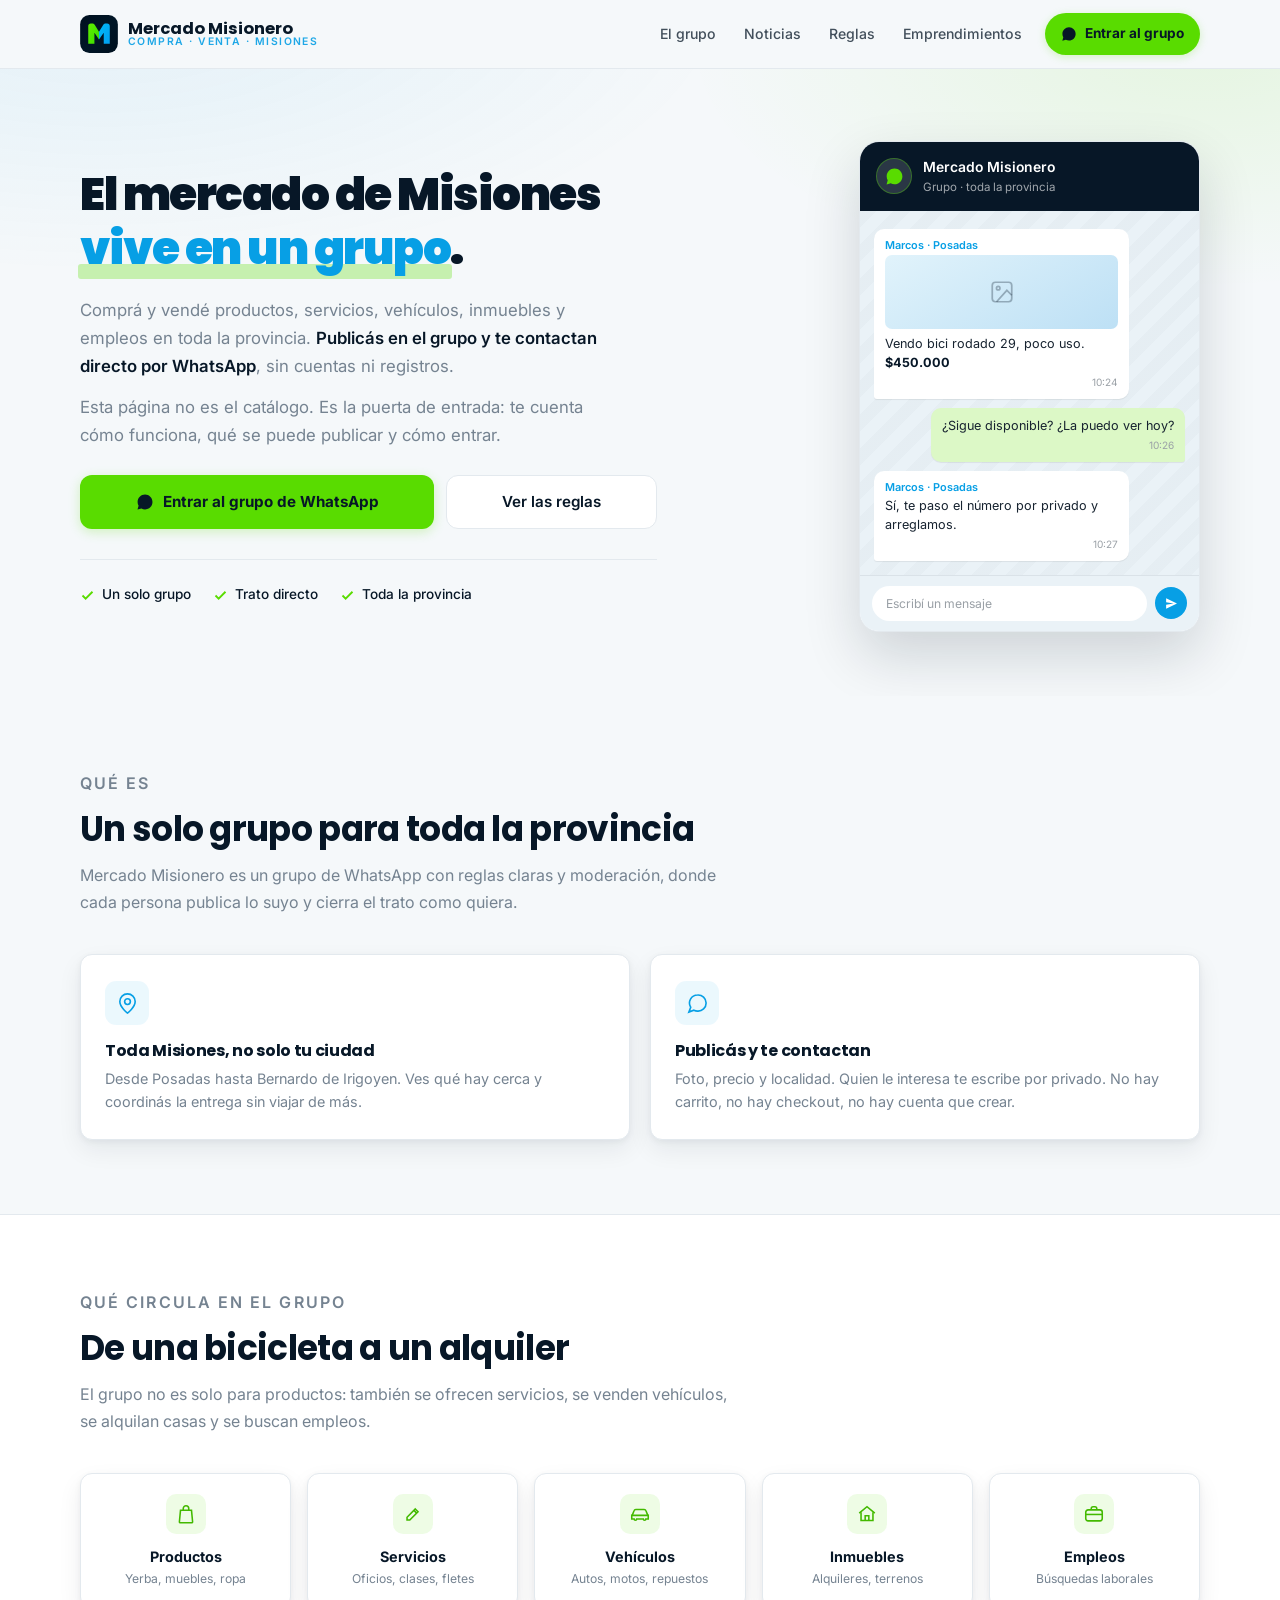
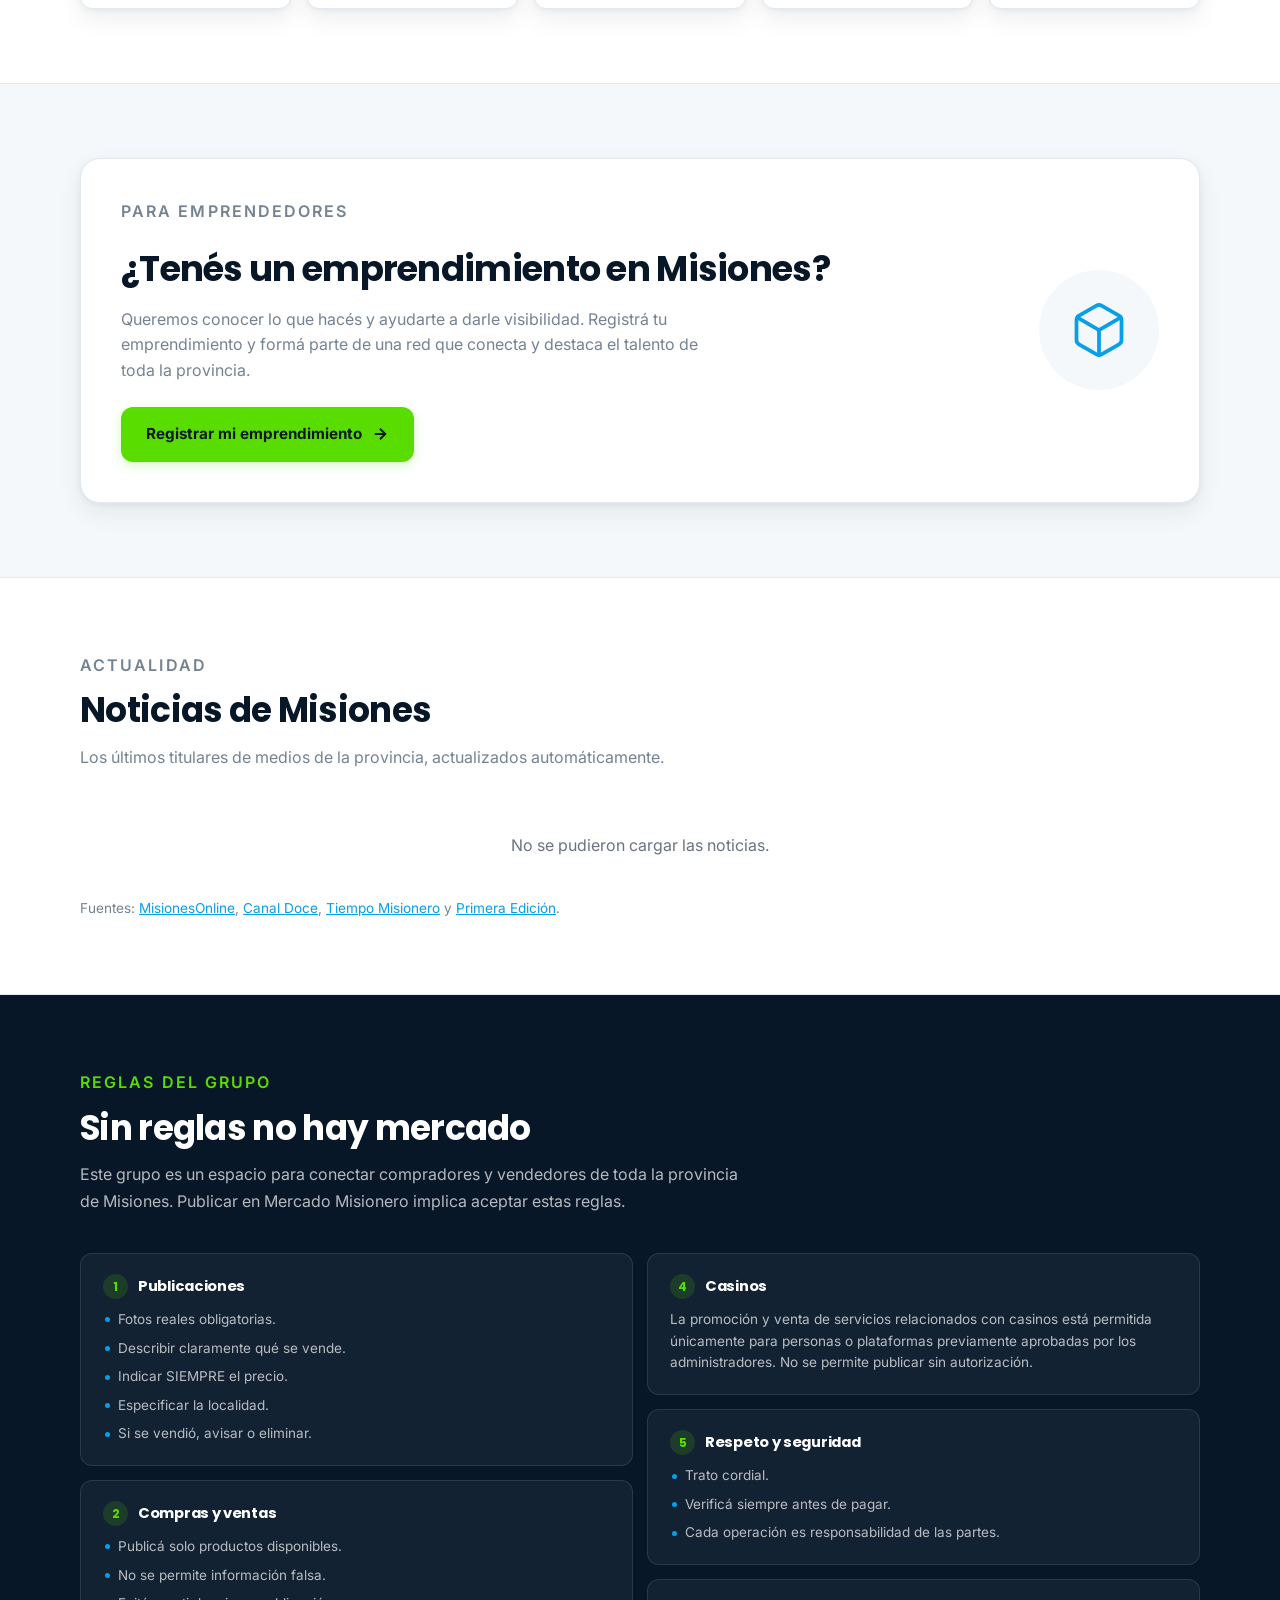
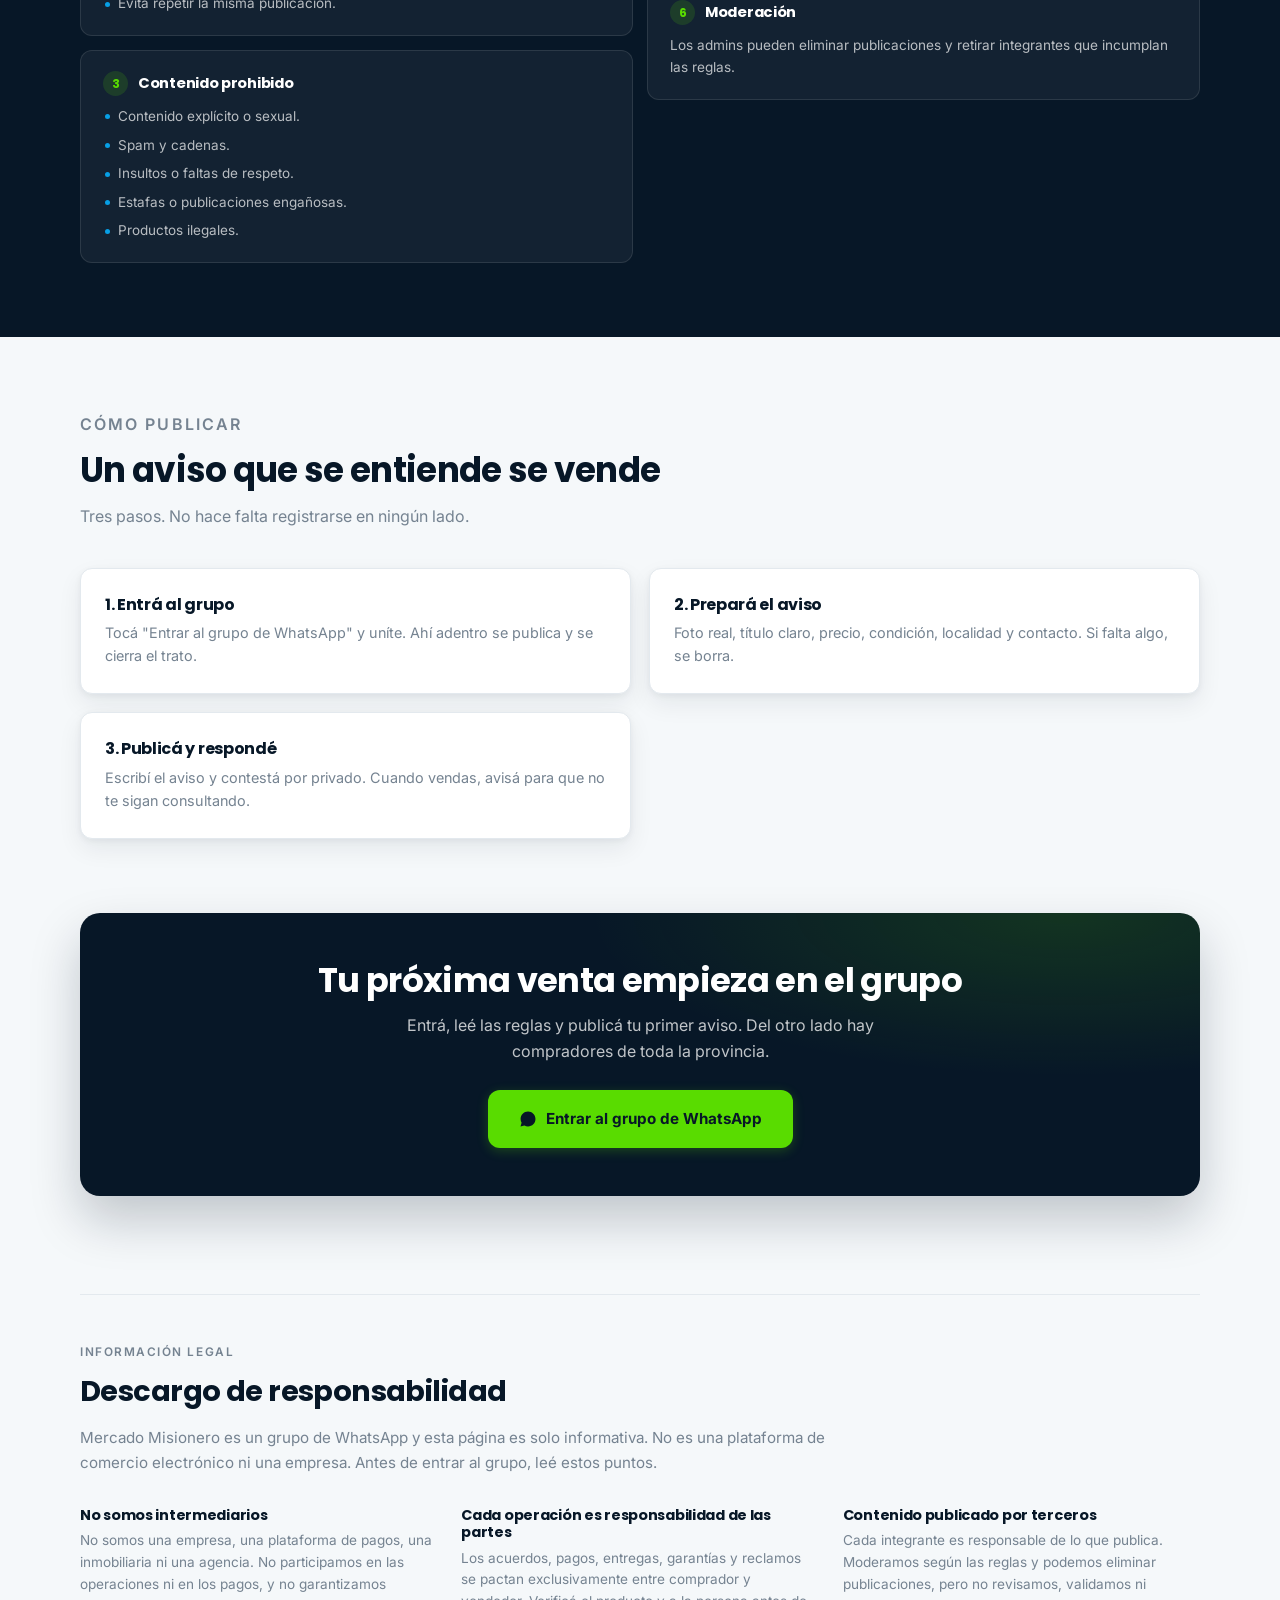
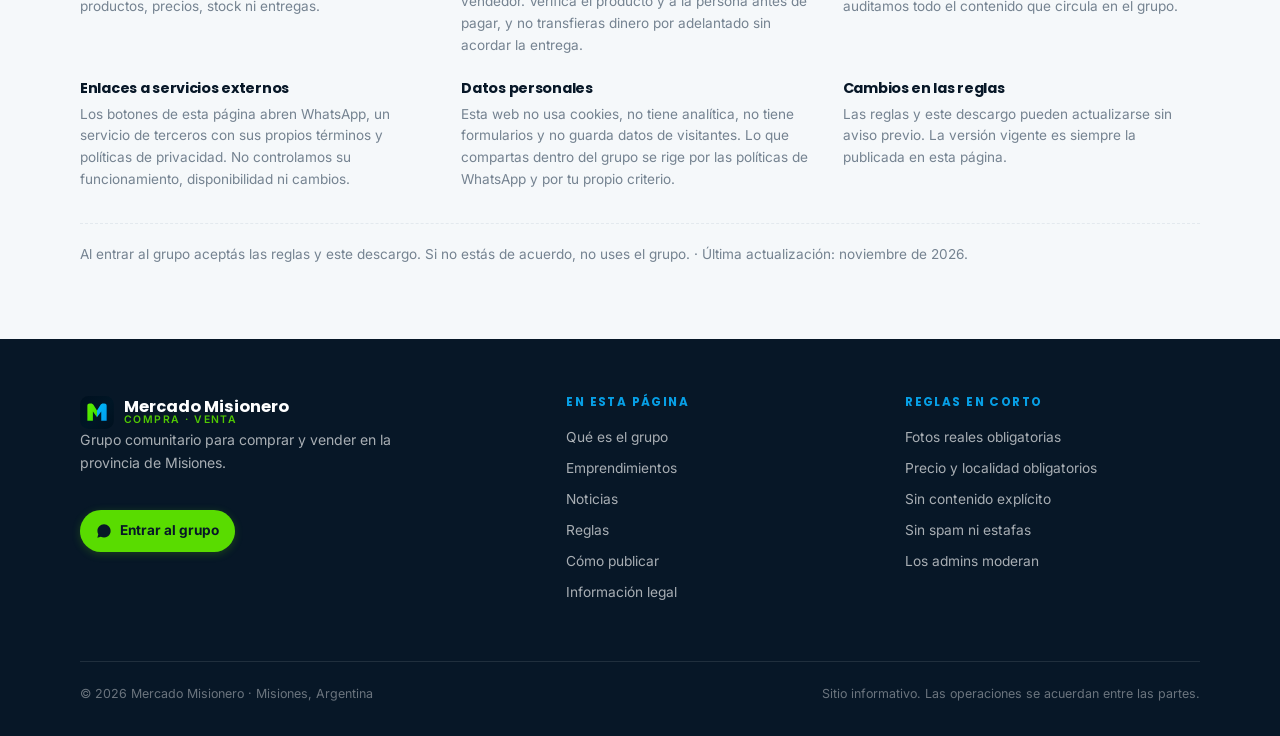
<file: index.html>
<!DOCTYPE html>
<html lang="es-AR">
<head>
  <meta charset="UTF-8">
  <meta name="viewport" content="width=device-width, initial-scale=1, viewport-fit=cover">
  <title>Comprar y vender en Misiones | Mercado Misionero</title>
  <meta name="description" content="Grupo de WhatsApp para comprar y vender en toda Misiones: Posadas, Oberá, Eldorado e Iguazú. Publicá tu aviso y te contactan directo.">
  <meta name="robots" content="index, follow, max-image-preview:large">
  <meta name="theme-color" content="#071727">
  <link rel="canonical" href="https://mercado-misionero.github.io/">

  <!-- Open Graph -->
  <meta property="og:type" content="website">
  <meta property="og:site_name" content="Mercado Misionero">
  <meta property="og:url" content="https://mercado-misionero.github.io/">
  <meta property="og:title" content="Comprar y vender en Misiones | Mercado Misionero">
  <meta property="og:description" content="Grupo de WhatsApp para comprar y vender en toda Misiones.">
  <meta property="og:image" content="https://mercado-misionero.github.io/og-image.png">

  <link rel="icon" type="image/svg+xml" href="logo.svg">

  <!-- Fuentes y Estilos -->
  <link rel="preconnect" href="https://fonts.googleapis.com">
  <link rel="preconnect" href="https://fonts.gstatic.com" crossorigin>
  <link href="https://fonts.googleapis.com/css2?family=Poppins:wght@500;600;700;900&family=Inter:wght@400;500;600&display=swap" rel="stylesheet">
  <link rel="stylesheet" href="css/global.css">
  <link rel="stylesheet" href="css/index.css">
  <link rel="stylesheet" href="css/responsividad.css">
</head>
<body>
  <header class="header" id="header">
    <div class="contenedor header-inner">
      <a class="marca" href="index.html">
        <img src="logo.svg" alt="Logo de Mercado Misionero" class="marca-logo">
        <span class="marca-texto"><strong>Mercado Misionero</strong><span>Compra · Venta · Misiones</span></span>
      </a>
      <button class="menu-toggle" id="menu-toggle" aria-label="Abrir menú" aria-expanded="false" aria-controls="nav">
        <span></span><span></span><span></span>
      </button>
      <nav class="nav" id="nav">
        <a class="nav-link" href="#que-es">El grupo</a>
        <a class="nav-link" href="#noticias">Noticias</a>
        <a class="nav-link" href="#reglas">Reglas</a>
        <a class="nav-link" href="#emprendimientos">Emprendimientos</a>
        <a class="btn-grupo" data-grupo href="#" target="_blank" rel="noopener">
          <svg viewBox="0 0 24 24" fill="currentColor"><path d="M12.04 2C6.58 2 2.13 6.45 2.13 11.91c0 1.75.46 3.45 1.32 4.95L2 22l5.25-1.38a9.9 9.9 0 0 0 4.79 1.22h.01c5.46 0 9.91-4.45 9.91-9.91S17.5 2 12.04 2z"/></svg>
          <span class="etiqueta-larga">Entrar al grupo</span><span class="etiqueta-corta">Entrar</span>
        </a>
      </nav>
    </div>
  </header>

  <main id="top">
    <!-- HERO -->
    <section class="hero">
      <div class="contenedor hero-grid">
        <div>
          <h1>El mercado de Misiones <em>vive en un grupo</em>.</h1>
          <p class="hero-bajada">Comprá y vendé productos, servicios, vehículos, inmuebles y empleos en toda la provincia. <strong>Publicás en el grupo y te contactan directo por WhatsApp</strong>, sin cuentas ni registros.</p>
          <p class="hero-bajada">Esta página no es el catálogo. Es la puerta de entrada: te cuenta cómo funciona, qué se puede publicar y cómo entrar.</p>
          <div class="hero-acciones">
            <a class="btn btn-primario" data-grupo href="#" target="_blank" rel="noopener">
              <svg viewBox="0 0 24 24" fill="currentColor"><path d="M12.04 2C6.58 2 2.13 6.45 2.13 11.91c0 1.75.46 3.45 1.32 4.95L2 22l5.25-1.38a9.9 9.9 0 0 0 4.79 1.22h.01c5.46 0 9.91-4.45 9.91-9.91S17.5 2 12.04 2z"/></svg>
              Entrar al grupo de WhatsApp
            </a>
            <a class="btn btn-secundario" href="#reglas">Ver las reglas</a>
          </div>
          <div class="hero-sellos">
            <span class="sello"><svg viewBox="0 0 24 24" fill="none" stroke="currentColor" stroke-width="3"><path d="M20 6L9 17l-5-5"/></svg>Un solo grupo</span>
            <span class="sello"><svg viewBox="0 0 24 24" fill="none" stroke="currentColor" stroke-width="3"><path d="M20 6L9 17l-5-5"/></svg>Trato directo</span>
            <span class="sello"><svg viewBox="0 0 24 24" fill="none" stroke="currentColor" stroke-width="3"><path d="M20 6L9 17l-5-5"/></svg>Toda la provincia</span>
          </div>
        </div>
        <div class="mock">
          <div class="mock-top">
            <div class="mock-avatar"><svg viewBox="0 0 24 24" fill="currentColor"><path d="M12.04 2C6.58 2 2.13 6.45 2.13 11.91c0 1.75.46 3.45 1.32 4.95L2 22l5.25-1.38a9.9 9.9 0 0 0 4.79 1.22h.01c5.46 0 9.91-4.45 9.91-9.91S17.5 2 12.04 2z"/></svg></div>
            <div><strong>Mercado Misionero</strong><small>Grupo · toda la provincia</small></div>
          </div>
          <div class="mock-cuerpo">
            <div class="burbuja"><span class="autor">Marcos · Posadas</span><div class="foto"><svg viewBox="0 0 24 24" fill="none" stroke="currentColor" stroke-width="1.6"><rect x="3" y="3" width="18" height="18" rx="3"/><circle cx="8.5" cy="8.5" r="1.6"/><path d="M21 15l-4.5-4.5L7 21"/></svg></div>Vendo bici rodado 29, poco uso. <span class="precio">$450.000</span><span class="hora">10:24</span></div>
            <div class="burbuja propia">¿Sigue disponible? ¿La puedo ver hoy?<span class="hora">10:26</span></div>
            <div class="burbuja"><span class="autor">Marcos · Posadas</span>Sí, te paso el número por privado y arreglamos.<span class="hora">10:27</span></div>
          </div>
          <div class="mock-pie"><div class="campo-falso">Escribí un mensaje</div><div class="boton-falso"><svg viewBox="0 0 24 24" fill="currentColor"><path d="M3.4 20.4l17.4-8.4L3.4 3.6 3.4 10l12 2-12 2z"/></svg></div></div>
        </div>
      </div>
    </section>

    <!-- QUE ES -->
    <section class="seccion" id="que-es">
      <div class="contenedor">
        <div class="cabecera"><p class="antetitulo">Qué es</p><h2>Un solo grupo para toda la provincia</h2><p>Mercado Misionero es un grupo de WhatsApp con reglas claras y moderación, donde cada persona publica lo suyo y cierra el trato como quiera.</p></div>
        <div class="grid-2">
          <article class="tarjeta"><div class="icono"><svg viewBox="0 0 24 24" fill="none" stroke="currentColor" stroke-width="1.7"><path d="M20 10c0 6-8 12-8 12s-8-6-8-12a8 8 0 0 1 16 0z"/><circle cx="12" cy="10" r="3"/></svg></div><h3>Toda Misiones, no solo tu ciudad</h3><p>Desde Posadas hasta Bernardo de Irigoyen. Ves qué hay cerca y coordinás la entrega sin viajar de más.</p></article>
          <article class="tarjeta"><div class="icono"><svg viewBox="0 0 24 24" fill="none" stroke="currentColor" stroke-width="1.7"><path d="M21 11.5a8.4 8.4 0 0 1-9 8.4 8.6 8.6 0 0 1-3.8-.9L3 21l1.9-5.1A8.4 8.4 0 0 1 12 3.1a8.4 8.4 0 0 1 9 8.4z"/></svg></div><h3>Publicás y te contactan</h3><p>Foto, precio y localidad. Quien le interesa te escribe por privado. No hay carrito, no hay checkout, no hay cuenta que crear.</p></article>
        </div>
      </div>
    </section>

    <!-- CATEGORIAS -->
    <section class="seccion alt" id="que-encontras">
      <div class="contenedor">
        <div class="cabecera"><p class="antetitulo">Qué circula en el grupo</p><h2>De una bicicleta a un alquiler</h2><p>El grupo no es solo para productos: también se ofrecen servicios, se venden vehículos, se alquilan casas y se buscan empleos.</p></div>
        <div class="grid-5">
          <article class="categoria"><div class="icono"><svg viewBox="0 0 24 24" fill="none" stroke="currentColor" stroke-width="1.7"><path d="M6 8h12l1.2 12.5a1 1 0 0 1-1 1.1H5.8a1 1 0 0 1-1-1.1L6 8z"/><path d="M9 8V6a3 3 0 0 1 6 0v2"/></svg></div><strong>Productos</strong><span>Yerba, muebles, ropa</span></article>
          <article class="categoria"><div class="icono"><svg viewBox="0 0 24 24" fill="none" stroke="currentColor" stroke-width="1.7"><path d="M14.5 6.5l3 3-9 9H5.5v-3l9-9z"/><path d="M13 8l3 3"/></svg></div><strong>Servicios</strong><span>Oficios, clases, fletes</span></article>
          <article class="categoria"><div class="icono"><svg viewBox="0 0 24 24" fill="none" stroke="currentColor" stroke-width="1.7"><path d="M3.5 13.5l2-5.1A2 2 0 0 1 7.4 7h9.2a2 2 0 0 1 1.9 1.4l2 5.1"/><path d="M3 13.5h18v4h-2.6a1.4 1.4 0 0 1-2.8 0H8.4a1.4 1.4 0 0 1-2.8 0H3v-4z"/></svg></div><strong>Vehículos</strong><span>Autos, motos, repuestos</span></article>
          <article class="categoria"><div class="icono"><svg viewBox="0 0 24 24" fill="none" stroke="currentColor" stroke-width="1.7"><path d="M3.5 11L12 4l8.5 7"/><path d="M5.5 10v9h13v-9"/><path d="M10 19v-5h4v5"/></svg></div><strong>Inmuebles</strong><span>Alquileres, terrenos</span></article>
          <article class="categoria"><div class="icono"><svg viewBox="0 0 24 24" fill="none" stroke="currentColor" stroke-width="1.7"><rect x="3" y="7.5" width="18" height="12" rx="2.5"/><path d="M9 7.5V6a2 2 0 0 1 2-2h2a2 2 0 0 1 2 2v1.5"/><path d="M3 12.5h18"/></svg></div><strong>Empleos</strong><span>Búsquedas laborales</span></article>
        </div>
      </div>
    </section>

    <!-- EMPRENDIMIENTOS CTA -->
    <section class="seccion" id="emprendimientos">
      <div class="contenedor">
        <div class="seccion-emprendimiento">
          <div class="seccion-emprendimiento-content">
            <p class="antetitulo">Para emprendedores</p>
            <h2>¿Tenés un emprendimiento en Misiones?</h2>
            <p>Queremos conocer lo que hacés y ayudarte a darle visibilidad. Registrá tu emprendimiento y formá parte de una red que conecta y destaca el talento de toda la provincia.</p>
            <a href="emprendimiento.html" class="btn btn-primario">
              Registrar mi emprendimiento
              <svg viewBox="0 0 24 24" fill="none" stroke="currentColor" stroke-width="2.5"><path d="M5 12h14M12 5l7 7-7 7"/></svg>
            </a>
          </div>
          <div class="seccion-emprendimiento-img">
            <svg viewBox="0 0 24 24" fill="none" stroke="var(--blue)" stroke-width="1.5"><path d="M21 16V8a2 2 0 0 0-1-1.73l-7-4a2 2 0 0 0-2 0l-7 4A2 2 0 0 0 3 8v8a2 2 0 0 0 1 1.73l7 4a2 2 0 0 0 2 0l7-4A2 2 0 0 0 21 16z"/><polyline points="3.27 6.96 12 12.01 20.73 6.96"/><line x1="12" y1="22.08" x2="12" y2="12"/></svg>
          </div>
        </div>
      </div>
    </section>

    <!-- NOTICIAS -->
    <section class="seccion alt" id="noticias">
      <div class="contenedor">
        <div class="cabecera"><p class="antetitulo">Actualidad</p><h2>Noticias de Misiones</h2><p>Los últimos titulares de medios de la provincia, actualizados automáticamente.</p></div>
        <ul class="noticias" id="noticias-contenedor" aria-busy="true">
          <li class="noticia esqueleto"></li><li class="noticia esqueleto"></li><li class="noticia esqueleto"></li><li class="noticia esqueleto"></li>
        </ul>
        <p class="noticias-pie">Fuentes: <a href="https://misionesonline.net" target="_blank" rel="noopener">MisionesOnline</a>, <a href="https://www.canal12misiones.com" target="_blank" rel="noopener">Canal Doce</a>, <a href="https://tiempomisionero.com.ar" target="_blank" rel="noopener">Tiempo Misionero</a> y <a href="https://www.primeraedicion.com.ar" target="_blank" rel="noopener">Primera Edición</a>.</p>
      </div>
    </section>

    <!-- REGLAS -->
    <section class="seccion oscura" id="reglas">
      <div class="contenedor">
        <div class="cabecera"><p class="antetitulo">Reglas del grupo</p><h2>Sin reglas no hay mercado</h2><p>Este grupo es un espacio para conectar compradores y vendedores de toda la provincia de Misiones. Publicar en Mercado Misionero implica aceptar estas reglas.</p></div>
        <div class="reglas">
          <article class="regla"><div class="regla-cab"><span class="num">1</span><h3>Publicaciones</h3></div><ul class="regla-lista"><li>Fotos reales obligatorias.</li><li>Describir claramente qué se vende.</li><li>Indicar SIEMPRE el precio.</li><li>Especificar la localidad.</li><li>Si se vendió, avisar o eliminar.</li></ul></article>
          <article class="regla"><div class="regla-cab"><span class="num">2</span><h3>Compras y ventas</h3></div><ul class="regla-lista"><li>Publicá solo productos disponibles.</li><li>No se permite información falsa.</li><li>Evitá repetir la misma publicación.</li></ul></article>
          <article class="regla"><div class="regla-cab"><span class="num">3</span><h3>Contenido prohibido</h3></div><ul class="regla-lista"><li>Contenido explícito o sexual.</li><li>Spam y cadenas.</li><li>Insultos o faltas de respeto.</li><li>Estafas o publicaciones engañosas.</li><li>Productos ilegales.</li></ul></article>
          <article class="regla"><div class="regla-cab"><span class="num">4</span><h3>Casinos</h3></div><p>La promoción y venta de servicios relacionados con casinos está permitida únicamente para personas o plataformas previamente aprobadas por los administradores. No se permite publicar sin autorización.</p></article>
          <article class="regla"><div class="regla-cab"><span class="num">5</span><h3>Respeto y seguridad</h3></div><ul class="regla-lista"><li>Trato cordial.</li><li>Verificá siempre antes de pagar.</li><li>Cada operación es responsabilidad de las partes.</li></ul></article>
          <article class="regla"><div class="regla-cab"><span class="num">6</span><h3>Moderación</h3></div><p>Los admins pueden eliminar publicaciones y retirar integrantes que incumplan las reglas.</p></article>
        </div>
      </div>
    </section>

    <!-- COMO PUBLICAR -->
    <section class="seccion" id="publicar">
      <div class="contenedor">
        <div class="cabecera"><p class="antetitulo">Cómo publicar</p><h2>Un aviso que se entiende se vende</h2><p>Tres pasos. No hace falta registrarse en ningún lado.</p></div>
        <div class="grid-2" style="gap:18px">
          <article class="tarjeta"><h3>1. Entrá al grupo</h3><p>Tocá "Entrar al grupo de WhatsApp" y uníte. Ahí adentro se publica y se cierra el trato.</p></article>
          <article class="tarjeta"><h3>2. Prepará el aviso</h3><p>Foto real, título claro, precio, condición, localidad y contacto. Si falta algo, se borra.</p></article>
          <article class="tarjeta"><h3>3. Publicá y respondé</h3><p>Escribí el aviso y contestá por privado. Cuando vendas, avisá para que no te sigan consultando.</p></article>
        </div>
      </div>
    </section>

    <!-- CTA FINAL -->
    <section class="seccion" style="padding-top:0">
      <div class="contenedor">
        <div class="cta-final">
          <h2>Tu próxima venta empieza en el grupo</h2>
          <p>Entrá, leé las reglas y publicá tu primer aviso. Del otro lado hay compradores de toda la provincia.</p>
          <a class="btn btn-primario" data-grupo href="#" target="_blank" rel="noopener">
            <svg viewBox="0 0 24 24" fill="currentColor"><path d="M12.04 2C6.58 2 2.13 6.45 2.13 11.91c0 1.75.46 3.45 1.32 4.95L2 22l5.25-1.38a9.9 9.9 0 0 0 4.79 1.22h.01c5.46 0 9.91-4.45 9.91-9.91S17.5 2 12.04 2z"/></svg>
            Entrar al grupo de WhatsApp
          </a>
        </div>
      </div>
    </section>

    <!-- DESCARGO -->
    <section class="seccion" id="descargo" style="padding-top:0">
      <div class="contenedor">
        <div class="descargo">
          <p class="antetitulo">Información legal</p>
          <h2>Descargo de responsabilidad</h2>
          <p class="descargo-intro">Mercado Misionero es un grupo de WhatsApp y esta página es solo informativa. No es una plataforma de comercio electrónico ni una empresa. Antes de entrar al grupo, leé estos puntos.</p>
          <div class="descargo-grid">
            <div class="descargo-item"><h3>No somos intermediarios</h3><p>No somos una empresa, una plataforma de pagos, una inmobiliaria ni una agencia. No participamos en las operaciones ni en los pagos, y no garantizamos productos, precios, stock ni entregas.</p></div>
            <div class="descargo-item"><h3>Cada operación es responsabilidad de las partes</h3><p>Los acuerdos, pagos, entregas, garantías y reclamos se pactan exclusivamente entre comprador y vendedor. Verificá el producto y a la persona antes de pagar, y no transfieras dinero por adelantado sin acordar la entrega.</p></div>
            <div class="descargo-item"><h3>Contenido publicado por terceros</h3><p>Cada integrante es responsable de lo que publica. Moderamos según las reglas y podemos eliminar publicaciones, pero no revisamos, validamos ni auditamos todo el contenido que circula en el grupo.</p></div>
            <div class="descargo-item"><h3>Enlaces a servicios externos</h3><p>Los botones de esta página abren WhatsApp, un servicio de terceros con sus propios términos y políticas de privacidad. No controlamos su funcionamiento, disponibilidad ni cambios.</p></div>
            <div class="descargo-item"><h3>Datos personales</h3><p>Esta web no usa cookies, no tiene analítica, no tiene formularios y no guarda datos de visitantes. Lo que compartas dentro del grupo se rige por las políticas de WhatsApp y por tu propio criterio.</p></div>
            <div class="descargo-item"><h3>Cambios en las reglas</h3><p>Las reglas y este descargo pueden actualizarse sin aviso previo. La versión vigente es siempre la publicada en esta página.</p></div>
          </div>
          <p class="descargo-final">Al entrar al grupo aceptás las reglas y este descargo. Si no estás de acuerdo, no uses el grupo. · Última actualización: noviembre de 2026.</p>
        </div>
      </div>
    </section>
  </main>

  <footer class="footer">
    <div class="contenedor">
      <div class="footer-grid">
        <div>
          <div class="marca">
            <img src="logo.svg" alt="Logo de Mercado Misionero" class="marca-logo" style="width:34px;height:34px">
            <span class="marca-texto"><strong>Mercado Misionero</strong><span>Compra · Venta</span></span>
          </div>
          <p class="footer-desc">Grupo comunitario para comprar y vender en la provincia de Misiones.</p>
          <a class="btn-grupo" data-grupo href="#" target="_blank" rel="noopener" style="margin-left:0; margin-top: 16px;"><svg viewBox="0 0 24 24" fill="currentColor"><path d="M12.04 2C6.58 2 2.13 6.45 2.13 11.91c0 1.75.46 3.45 1.32 4.95L2 22l5.25-1.38a9.9 9.9 0 0 0 4.79 1.22h.01c5.46 0 9.91-4.45 9.91-9.91S17.5 2 12.04 2z"/></svg>Entrar al grupo</a>
        </div>
        <div><h4>En esta página</h4><ul><li><a href="#que-es">Qué es el grupo</a></li><li><a href="#emprendimientos">Emprendimientos</a></li><li><a href="#noticias">Noticias</a></li><li><a href="#reglas">Reglas</a></li><li><a href="#publicar">Cómo publicar</a></li><li><a href="#descargo">Información legal</a></li></ul></div>
        <div><h4>Reglas en corto</h4><ul><li>Fotos reales obligatorias</li><li>Precio y localidad obligatorios</li><li>Sin contenido explícito</li><li>Sin spam ni estafas</li><li>Los admins moderan</li></ul></div>
      </div>
      <div class="footer-pie"><span>© <span id="anio">2026</span> Mercado Misionero · Misiones, Argentina</span><span>Sitio informativo. Las operaciones se acuerdan entre las partes.</span></div>
    </div>
  </footer>

  <div class="barra-movil" id="barra-movil">
    <a class="btn btn-primario" data-grupo href="#" target="_blank" rel="noopener"><svg viewBox="0 0 24 24" fill="currentColor"><path d="M12.04 2C6.58 2 2.13 6.45 2.13 11.91c0 1.75.46 3.45 1.32 4.95L2 22l5.25-1.38a9.9 9.9 0 0 0 4.79 1.22h.01c5.46 0 9.91-4.45 9.91-9.91S17.5 2 12.04 2z"/></svg>Entrar al grupo</a>
  </div>

  <script src="js/main.js" defer></script>
</body>
</html>
</file>
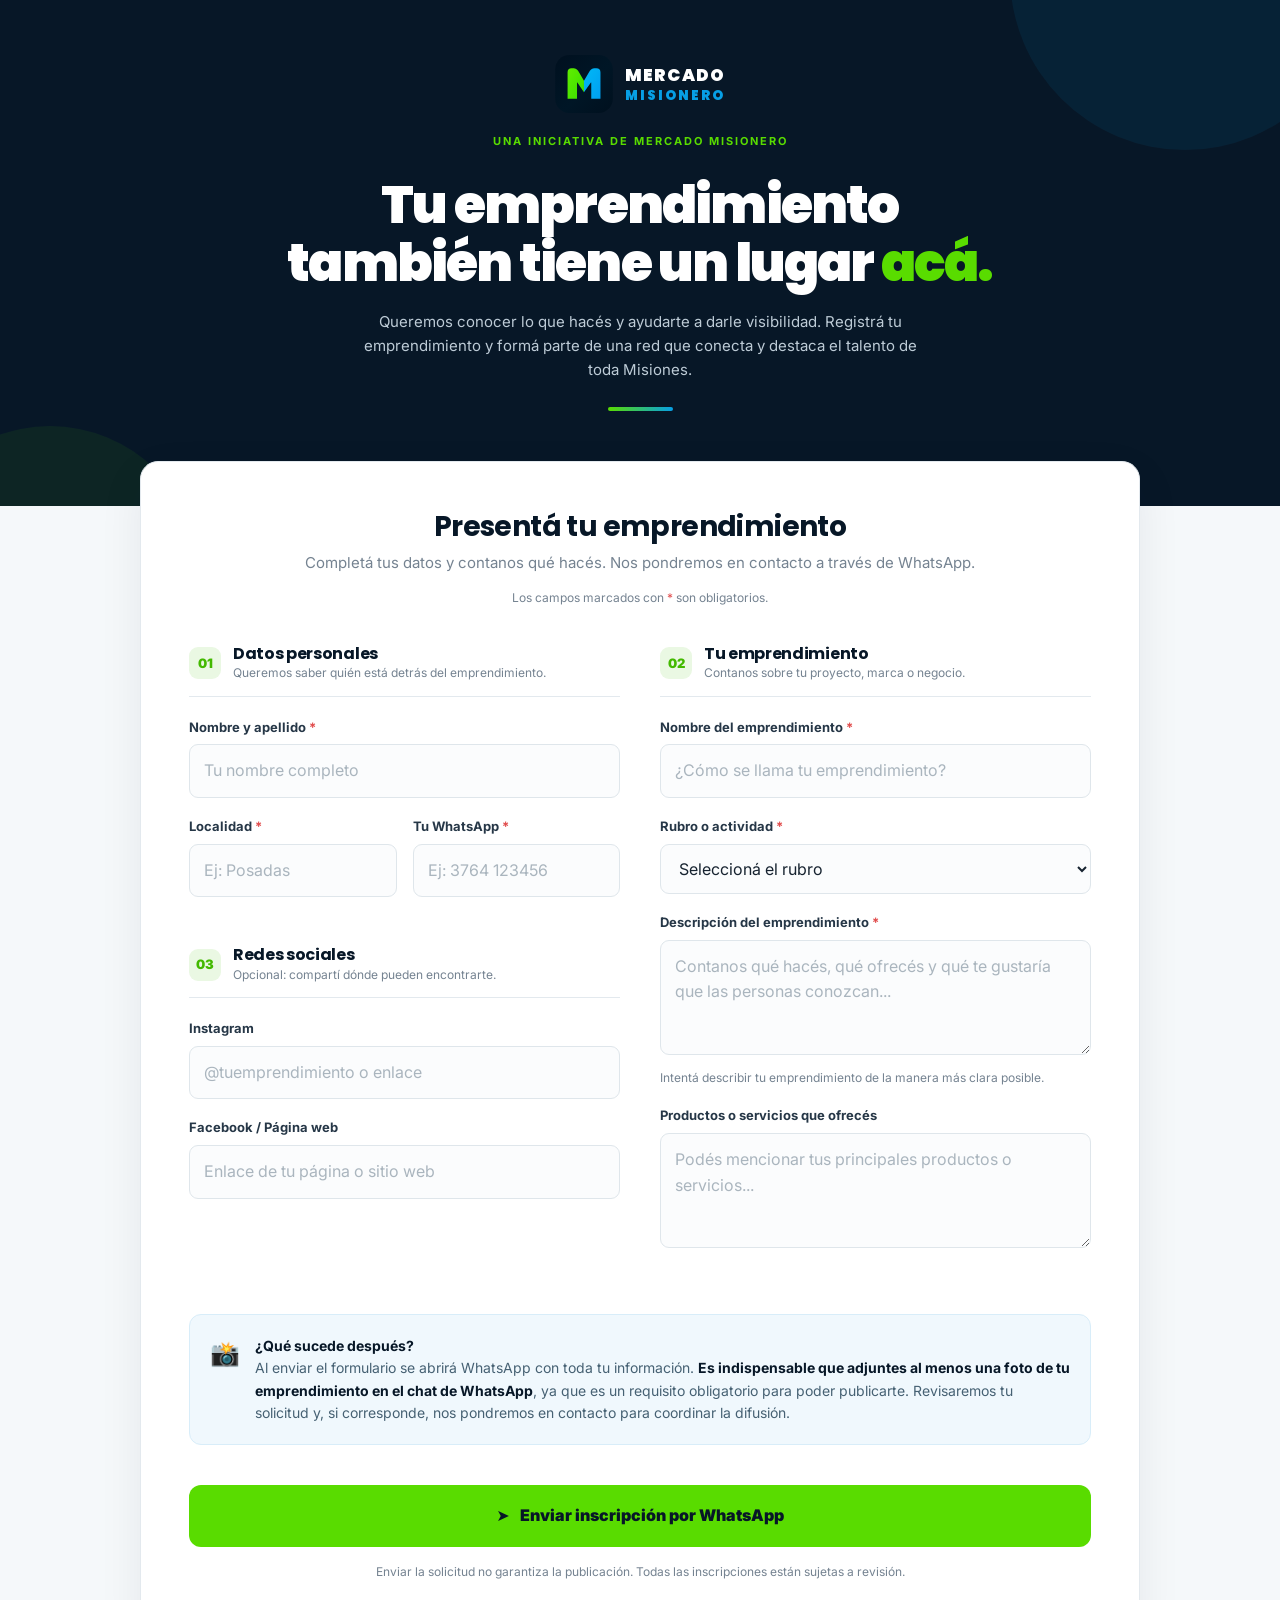
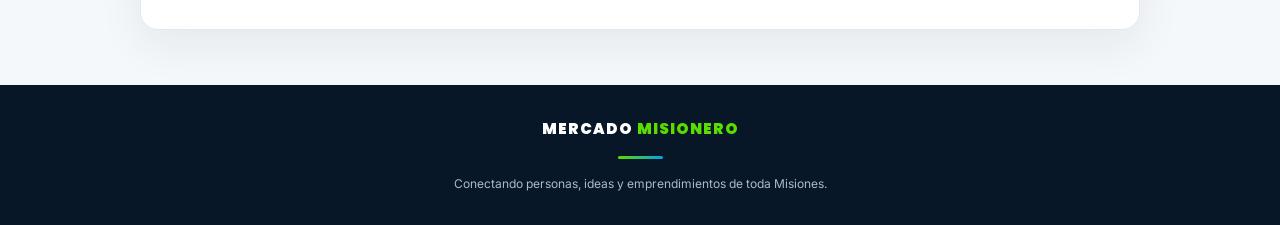
<file: emprendimiento.html>
<!DOCTYPE html>
<html lang="es-AR">
<head>
  <meta charset="UTF-8">
  <meta name="viewport" content="width=device-width, initial-scale=1.0">
  <title>Registrá tu Emprendimiento | Mercado Misionero</title>
  <meta name="description" content="Formá parte de la red de emprendedores de Misiones. Registrá tu proyecto y dale visibilidad en nuestro grupo.">
  <meta name="theme-color" content="#071727">
  <link rel="icon" type="image/svg+xml" href="logo.svg">

  <link rel="preconnect" href="https://fonts.googleapis.com">
  <link rel="preconnect" href="https://fonts.gstatic.com" crossorigin>
  <link href="https://fonts.googleapis.com/css2?family=Poppins:wght@500;600;700;900&family=Inter:wght@400;500;600&display=swap" rel="stylesheet">
  
  <link rel="stylesheet" href="css/global.css">
  <link rel="stylesheet" href="css/emprendimiento.css">
  <link rel="stylesheet" href="css/responsividad.css">
</head>
<body class="pagina-formulario">

  <header class="header-formulario">
    <div class="header-content">
      <a href="index.html" class="brand">
        <img src="logo.svg" alt="Logo de Mercado Misionero" class="brand-logo">
        <div class="brand-name">
          MERCADO
          <span>MISIONERO</span>
        </div>
      </a>
      <div class="eyebrow">Una iniciativa de Mercado Misionero</div>
      <h1>Tu emprendimiento<br>también tiene un lugar <span>acá.</span></h1>
      <p class="header-description">Queremos conocer lo que hacés y ayudarte a darle visibilidad. Registrá tu emprendimiento y formá parte de una red que conecta y destaca el talento de toda Misiones.</p>
      <div class="header-line"></div>
    </div>
  </header>

  <main class="main-formulario">
    <div class="card">
      <div class="intro">
        <h2>Presentá tu emprendimiento</h2>
        <p>Completá tus datos y contanos qué hacés. Nos pondremos en contacto a través de WhatsApp.</p>
        <span class="required-info">Los campos marcados con <span class="required">*</span> son obligatorios.</span>
      </div>

      <form id="registrationForm">
        <div class="form-grid">
          <!-- Columna 1 -->
          <div class="form-col">
            <section class="section" data-order="1">
              <div class="section-heading">
                <div class="section-number">01</div>
                <div>
                  <h3>Datos personales</h3>
                  <p>Queremos saber quién está detrás del emprendimiento.</p>
                </div>
              </div>
              <div class="field">
                <label for="owner">Nombre y apellido <span class="required">*</span></label>
                <input type="text" id="owner" placeholder="Tu nombre completo" maxlength="100" autocomplete="name" required>
              </div>
              <div class="grid-doble">
                <div class="field">
                  <label for="city">Localidad <span class="required">*</span></label>
                  <input type="text" id="city" placeholder="Ej: Posadas" maxlength="80" required>
                </div>
                <div class="field">
                  <label for="phone">Tu WhatsApp <span class="required">*</span></label>
                  <input type="tel" id="phone" placeholder="Ej: 3764 123456" maxlength="25" autocomplete="tel" required>
                </div>
              </div>
            </section>

            <section class="section" data-order="3">
              <div class="section-heading">
                <div class="section-number">03</div>
                <div>
                  <h3>Redes sociales</h3>
                  <p>Opcional: compartí dónde pueden encontrarte.</p>
                </div>
              </div>
              <div class="field">
                <label for="instagram">Instagram</label>
                <input type="text" id="instagram" placeholder="@tuemprendimiento o enlace" maxlength="200">
              </div>
              <div class="field">
                <label for="facebook">Facebook / Página web</label>
                <input type="text" id="facebook" placeholder="Enlace de tu página o sitio web" maxlength="300">
              </div>
            </section>
          </div>

          <!-- Columna 2 -->
          <div class="form-col">
            <section class="section" data-order="2">
              <div class="section-heading">
                <div class="section-number">02</div>
                <div>
                  <h3>Tu emprendimiento</h3>
                  <p>Contanos sobre tu proyecto, marca o negocio.</p>
                </div>
              </div>
              <div class="field">
                <label for="business">Nombre del emprendimiento <span class="required">*</span></label>
                <input type="text" id="business" placeholder="¿Cómo se llama tu emprendimiento?" maxlength="100" required>
              </div>
              <div class="field">
                <label for="category">Rubro o actividad <span class="required">*</span></label>
                <select id="category" required>
                  <option value="">Seleccioná el rubro</option>
                  <option>Alimentos y gastronomía</option>
                  <option>Indumentaria y accesorios</option>
                  <option>Artesanías y manualidades</option>
                  <option>Belleza y estética</option>
                  <option>Tecnología y electrónica</option>
                  <option>Hogar y decoración</option>
                  <option>Servicios profesionales</option>
                  <option>Servicios generales</option>
                  <option>Comercio y ventas</option>
                  <option>Producción y agricultura</option>
                  <option>Turismo y entretenimiento</option>
                  <option>Otro</option>
                </select>
              </div>
              <div class="field">
                <label for="description">Descripción del emprendimiento <span class="required">*</span></label>
                <textarea id="description" placeholder="Contanos qué hacés, qué ofrecés y qué te gustaría que las personas conozcan..." maxlength="1200" required></textarea>
                <div class="hint">Intentá describir tu emprendimiento de la manera más clara posible.</div>
              </div>
              <div class="field">
                <label for="products">Productos o servicios que ofrecés</label>
                <textarea id="products" placeholder="Podés mencionar tus principales productos o servicios..." maxlength="1000"></textarea>
              </div>
            </section>
          </div>

          <!-- Full Width -->
          <div class="notice-container" style="grid-column: 1 / -1;">
            <div class="notice">
              <div class="notice-icon">📸</div>
              <p>
                <strong>¿Qué sucede después?</strong><br>
                Al enviar el formulario se abrirá WhatsApp con toda tu información.
                <strong>Es indispensable que adjuntes al menos una foto de tu emprendimiento en el chat de WhatsApp</strong>, ya que es un requisito obligatorio para poder publicarte.
                Revisaremos tu solicitud y, si corresponde, nos pondremos en contacto para coordinar la difusión.
              </p>
            </div>
          </div>

          <div class="submit-container" style="grid-column: 1 / -1;">
            <button type="submit" class="submit-btn">
              <span class="submit-icon">➤</span>
              Enviar inscripción por WhatsApp
            </button>
            <p class="privacy">
              Enviar la solicitud no garantiza la publicación.
              Todas las inscripciones están sujetas a revisión.
            </p>
          </div>
        </div>
      </form>
    </div>
  </main>

  <footer class="footer-formulario">
    <div class="footer-brand">MERCADO <span>MISIONERO</span></div>
    <div class="footer-line"></div>
    <p>Conectando personas, ideas y emprendimientos de toda Misiones.</p>
  </footer>

  <script src="js/formulario.js" defer></script>
</body>
</html>
</file>
<file: css/global.css>
:root {
  /* Paleta de colores */
  --navy: #071727;
  --navy-light: #10283b;
  --green: #59dc00;
  --green-dark: #43b900;
  --blue: #079fe5;
  --background: #f5f8fa;
  --white: #ffffff;
  --text: #172330;
  --muted: #758391;
  --border: #e3e9ee;
  
  /* Variables de diseño */
  --radio: 12px;
  --radio-lg: 20px;
  --sombra: 0 2px 6px rgba(7,23,39,.05), 0 10px 24px rgba(7,23,39,.07);
  --sombra-hover: 0 4px 10px rgba(7,23,39,.07), 0 18px 38px rgba(7,23,39,.12);
  --header-h: 68px;
  --max: 1160px;
  --fuente-titulos: 'Poppins', system-ui, sans-serif;
  --fuente-texto: 'Inter', system-ui, sans-serif;
}

/* Reset y Base */
*, *::before, *::after { box-sizing: border-box; }
body { margin: 0; font-family: var(--fuente-texto); background: var(--background); color: var(--text); line-height: 1.6; -webkit-font-smoothing: antialiased; overflow-x: hidden; }
h1, h2, h3, h4 { font-family: var(--fuente-titulos); line-height: 1.2; margin: 0; letter-spacing: -.02em; }
p { margin: 0; }
a { color: inherit; text-decoration: none; }
img { display: block; max-width: 100%; }
button, input, select, textarea { font: inherit; color: inherit; }
:focus-visible { outline: 3px solid var(--blue); outline-offset: 3px; }

/* Layout */
.contenedor { width: 100%; max-width: var(--max); margin-inline: auto; padding-inline: clamp(16px, 4vw, 20px); }
section[id] { scroll-margin-top: calc(var(--header-h) + 18px); }

/* Componentes Globales: Header */
.header { position: sticky; top: 0; z-index: 50; background: var(--background); border-bottom: 1px solid var(--border); transition: box-shadow .25s; }
.header.con-sombra { box-shadow: 0 6px 24px rgba(7,23,39,.07); }
.header-inner { height: var(--header-h); display: flex; align-items: center; gap: 14px; position: relative; }
.marca { display: flex; align-items: center; gap: 10px; flex-shrink: 0; }
.marca-logo { width: 38px; height: 38px; object-fit: contain; }
.marca-texto { display: flex; flex-direction: column; line-height: 1.05; }
.marca-texto strong { font-family: var(--fuente-titulos); font-weight: 700; font-size: 1.02rem; color: var(--navy); }
.marca-texto span { font-size: .65rem; font-weight: 600; letter-spacing: .14em; text-transform: uppercase; color: var(--blue); opacity: .9; }

/* Botones */
.btn { display: inline-flex; align-items: center; justify-content: center; gap: 9px; font-family: var(--fuente-texto); font-weight: 600; font-size: .95rem; padding: 14px 24px; border-radius: var(--radio); border: 1px solid transparent; cursor: pointer; transition: .2s; text-align: center; text-decoration: none; white-space: normal; word-break: break-word; }
.btn svg { width: 18px; height: 18px; flex-shrink: 0; }
.btn-primario { background: var(--green); color: var(--navy); box-shadow: 0 3px 12px rgba(89,220,0,.24); font-weight: 700; }
.btn-primario:hover { background: var(--green-dark); transform: translateY(-1px); }
.btn-secundario { background: var(--white); color: var(--navy); border-color: var(--border); }
.btn-secundario:hover { border-color: var(--blue); color: var(--blue); }

/* Utilidades */
.antetitulo { font-size: .74rem; font-weight: 600; letter-spacing: .13em; text-transform: uppercase; color: var(--blue); margin-bottom: 12px; }
.seccion { padding: 74px 0; }
.seccion.alt { background: var(--white); border-block: 1px solid var(--border); }
.seccion.oscura { background: var(--navy); color: var(--background); }
.cabecera { max-width: 660px; margin-bottom: 38px; }
.cabecera h2 { font-size: clamp(1.55rem, 2.9vw, 2.15rem); color: var(--navy); margin-bottom: 12px; }
.cabecera p { font-size: 1rem; color: var(--muted); line-height: 1.68; }
.seccion.oscura .cabecera .antetitulo { color: var(--green); }
.seccion.oscura .cabecera h2 { color: #fff; }
.seccion.oscura .cabecera p { color: rgba(255,255,255,.7); }
</file>
<file: css/index.css>
/* Header Nav */
.nav { display: flex; align-items: center; gap: 2px; margin-left: auto; }
.nav a.nav-link { font-size: .88rem; font-weight: 500; color: var(--navy); padding: 8px 13px; border-radius: 999px; opacity: .75; transition: .2s; }
.nav a.nav-link:hover { background: rgba(7,159,229,.08); opacity: 1; }
.btn-grupo { display: inline-flex; align-items: center; gap: 8px; background: var(--green); color: var(--navy); font-weight: 700; font-size: .85rem; padding: 10px 16px; border-radius: 999px; border: 0; cursor: pointer; transition: .2s; box-shadow: 0 2px 8px rgba(89,220,0,.22); text-decoration: none; margin-left: 8px; }
.btn-grupo:hover { background: var(--green-dark); transform: translateY(-1px); }
.btn-grupo svg { width: 16px; height: 16px; flex-shrink: 0; }
.btn-grupo .etiqueta-corta { display: none; }

/* Hero */
.hero { position: relative; overflow: hidden; padding: 72px 0 64px; background: radial-gradient(900px 400px at 8% -12%, rgba(7,159,229,.08), transparent 70%), radial-gradient(760px 360px at 94% -4%, rgba(89,220,0,.1), transparent 68%); }
.hero-grid { display: grid; grid-template-columns: 1.08fr .92fr; gap: 52px; align-items: center; }
.hero h1 { font-size: clamp(1.95rem, 3.55vw, 2.95rem); font-weight: 900; color: var(--navy); margin-bottom: 20px; letter-spacing: -1.5px; }
.hero h1 em { font-style: normal; position: relative; color: var(--blue); white-space: nowrap; }
.hero h1 em::after { content: ''; position: absolute; left: -2px; right: -2px; bottom: .04em; height: .32em; background: var(--green); opacity: .3; border-radius: 3px; z-index: -1; }
.hero-bajada { font-size: 1.05rem; color: var(--muted); max-width: 50ch; line-height: 1.68; margin-bottom: 12px; }
.hero-bajada strong { color: var(--navy); font-weight: 600; }

/* Acciones del Hero */
.hero-acciones { display: flex; flex-wrap: wrap; gap: 12px; margin-top: 26px; width: 100%; }
.hero-acciones .btn { flex: 1 1 auto; }

.hero-sellos { display: flex; flex-wrap: wrap; gap: 10px 22px; margin-top: 30px; padding-top: 24px; border-top: 1px solid var(--border); }
.sello { display: inline-flex; align-items: center; gap: 7px; font-size: .85rem; font-weight: 500; color: var(--navy); }
.sello svg { width: 15px; height: 15px; color: var(--green); flex-shrink: 0; }

/* Mock WhatsApp */
.mock { background: var(--white); border-radius: var(--radio-lg); overflow: hidden; box-shadow: 0 24px 56px rgba(7,23,39,.16); border: 1px solid var(--border); max-width: 420px; margin-left: auto; }
.mock-top { display: flex; align-items: center; gap: 11px; padding: 14px 16px; background: var(--navy); color: #fff; }
.mock-avatar { width: 36px; height: 36px; border-radius: 50%; background: rgba(255,255,255,.14); display: grid; place-items: center; border: 1px solid rgba(89,220,0,.35); }
.mock-avatar svg { width: 19px; height: 19px; color: var(--green); }
.mock-top strong { display: block; font-size: .87rem; font-weight: 600; }
.mock-top small { display: block; font-size: .72rem; color: rgba(255,255,255,.62); }
.mock-cuerpo { padding: 18px 14px 14px; background: repeating-linear-gradient(135deg, rgba(7,23,39,.018) 0 12px, transparent 12px 24px), #EAF2F7; display: flex; flex-direction: column; gap: 9px; }
.burbuja { max-width: 82%; background: #fff; border-radius: 10px 10px 10px 3px; padding: 9px 11px; font-size: .79rem; line-height: 1.45; color: var(--text); box-shadow: 0 1px 1px rgba(0,0,0,.07); }
.burbuja .hora { display: block; font-size: .63rem; color: #9AA0A6; text-align: right; margin-top: 3px; }
.burbuja.propia { align-self: flex-end; background: #dcf8c6; border-radius: 10px 10px 3px 10px; }
.burbuja .autor { display: block; font-size: .68rem; font-weight: 600; color: var(--blue); margin-bottom: 2px; }
.burbuja .foto { height: 74px; border-radius: 7px; margin-bottom: 6px; background: linear-gradient(150deg, #E1F3FB, #BDE0F5); display: grid; place-items: center; color: rgba(7,23,39,.3); }
.burbuja .foto svg { width: 26px; height: 26px; }
.burbuja .precio { color: var(--navy); font-weight: 700; }
.mock-pie { display: flex; align-items: center; gap: 8px; padding: 10px 12px; background: #EAF2F7; border-top: 1px solid rgba(7,23,39,.07); }
.mock-pie .campo-falso { flex: 1; background: #fff; border-radius: 999px; padding: 8px 14px; font-size: .76rem; color: #9AA0A6; }
.mock-pie .boton-falso { width: 32px; height: 32px; border-radius: 50%; background: var(--blue); display: grid; place-items: center; color: #fff; flex-shrink: 0; }
.mock-pie .boton-falso svg { width: 15px; height: 15px; }

/* Grids y Tarjetas */
.grid-2 { display: grid; grid-template-columns: repeat(2, 1fr); gap: 20px; }
.grid-5 { display: grid; grid-template-columns: repeat(5, 1fr); gap: 16px; }
.tarjeta { background: var(--white); border: 1px solid var(--border); border-radius: var(--radio); padding: 26px 24px; box-shadow: var(--sombra); transition: .2s; }
.tarjeta:hover { transform: translateY(-3px); box-shadow: var(--sombra-hover); }
.tarjeta .icono { width: 44px; height: 44px; border-radius: 11px; display: grid; place-items: center; background: rgba(7,159,229,.08); color: var(--blue); margin-bottom: 16px; }
.tarjeta .icono svg { width: 23px; height: 23px; }
.tarjeta h3 { font-size: 1rem; color: var(--navy); margin-bottom: 7px; }
.tarjeta p { font-size: .9rem; color: var(--muted); }
.categoria { background: var(--white); border: 1px solid var(--border); border-radius: var(--radio); padding: 20px 16px; text-align: center; box-shadow: var(--sombra); transition: .2s; display: flex; flex-direction: column; align-items: center; justify-content: center; }
.categoria:hover { transform: translateY(-3px); border-color: var(--blue); }
.categoria .icono { width: 40px; height: 40px; border-radius: 10px; margin-bottom: 11px; display: grid; place-items: center; background: rgba(89,220,0,.1); color: var(--green-dark); }
.categoria .icono svg { width: 22px; height: 22px; }
.categoria strong { display: block; font-size: .9rem; color: var(--navy); margin-bottom: 3px; }
.categoria span { font-size: .76rem; color: var(--muted); line-height: 1.35; }

/* Emprendimiento CTA */
.seccion-emprendimiento { display: flex; align-items: center; gap: 40px; background: var(--white); border-radius: var(--radio-lg); padding: 40px; border: 1px solid var(--border); box-shadow: var(--sombra); }
.seccion-emprendimiento-content { flex: 1; min-width: 0; }
.seccion-emprendimiento h2 { font-size: clamp(1.6rem, 3vw, 2.2rem); color: var(--navy); margin-bottom: 16px; }
.seccion-emprendimiento p { font-size: 1rem; color: var(--muted); line-height: 1.6; margin-bottom: 24px; max-width: 60ch; }
.seccion-emprendimiento-img { width: 120px; height: 120px; flex-shrink: 0; background: var(--background); border-radius: 50%; display: grid; place-items: center; }
.seccion-emprendimiento-img svg { width: 60px; height: 60px; }

/* Noticias */
.noticias { list-style: none; margin: 0 0 16px; padding: 0; display: grid; grid-template-columns: 1fr 1fr; gap: 12px; }
.noticia { background: var(--white); border: 1px solid var(--border); border-radius: var(--radio); box-shadow: var(--sombra); overflow: hidden; transition: .2s; }
.noticia:hover { transform: translateY(-2px); border-color: var(--blue); }
.noticia a { display: flex; gap: 13px; align-items: flex-start; padding: 16px 18px; height: 100%; }
.noticia-texto { flex: 1; min-width: 0; display: flex; flex-direction: column; gap: 5px; }
.noticia-fuente { font-size: .69rem; font-weight: 600; letter-spacing: .07em; text-transform: uppercase; color: var(--blue); display: flex; align-items: center; gap: 6px; }
.noticia-titulo { font-size: .92rem; font-weight: 600; color: var(--text); line-height: 1.45; display: -webkit-box; -webkit-line-clamp: 3; -webkit-box-orient: vertical; overflow: hidden; }
.noticia-flecha { width: 16px; height: 16px; color: var(--green); flex-shrink: 0; }
.noticias-pie { font-size: .85rem; color: var(--muted); }
.noticias-pie a { color: var(--blue); text-decoration: underline; }
.esqueleto { position: relative; overflow: hidden; background: #E2EAF0; min-height: 88px; }
.esqueleto::after { content: ''; position: absolute; inset: 0; background: linear-gradient(90deg, transparent, rgba(255,255,255,.7), transparent); transform: translateX(-100%); animation: brillo 1.5s infinite; }
@keyframes brillo { to { transform: translateX(100%); } }

/* Reglas */
.reglas { columns: 2; column-gap: 14px; }
.regla { break-inside: avoid; background: rgba(255,255,255,.05); border: 1px solid rgba(255,255,255,.1); border-radius: var(--radio); padding: 20px 22px; margin-bottom: 14px; }
.regla-cab { display: flex; align-items: center; gap: 10px; margin-bottom: 10px; }
.regla .num { font-family: var(--fuente-titulos); font-size: .75rem; font-weight: 700; width: 25px; height: 25px; border-radius: 50%; display: grid; place-items: center; background: rgba(89,220,0,.15); color: var(--green); flex-shrink: 0; }
.regla h3 { font-size: .92rem; color: #fff; }
.regla-lista { margin: 0; padding: 0; list-style: none; display: flex; flex-direction: column; gap: 7px; }
.regla-lista li { position: relative; padding-left: 15px; font-size: .845rem; color: rgba(255,255,255,.7); }
.regla-lista li::before { content: ''; position: absolute; left: 2px; top: .62em; width: 5px; height: 5px; border-radius: 50%; background: var(--blue); }
.regla > p { font-size: .85rem; color: rgba(255,255,255,.7); }

/* CTA Final */
.cta-final { background: radial-gradient(700px 240px at 88% 0%, rgba(89,220,0,.15), transparent 68%), var(--navy); border-radius: var(--radio-lg); padding: 48px; text-align: center; box-shadow: 0 24px 50px rgba(7,23,39,.22); }
.cta-final h2 { font-size: clamp(1.5rem, 3vw, 2.1rem); color: #fff; margin-bottom: 12px; }
.cta-final p { font-size: 1rem; color: rgba(255,255,255,.75); max-width: 52ch; margin: 0 auto 26px; }
.cta-final .btn-primario { background: var(--green); color: var(--navy); padding: 16px 30px; font-weight: 700; }
.cta-final .btn-primario:hover { background: var(--green-dark); }

/* Descargo */
.descargo { border-top: 1px solid var(--border); padding-top: 48px; margin-top: 24px; }
.descargo .antetitulo { color: var(--muted); }
.descargo h2 { font-size: clamp(1.4rem, 2.5vw, 1.8rem); color: var(--navy); margin-bottom: 16px; }
.descargo-intro { font-size: .95rem; color: var(--muted); line-height: 1.65; max-width: 75ch; margin-bottom: 32px; }
.descargo-grid { display: grid; grid-template-columns: repeat(3, 1fr); gap: 24px; margin-bottom: 32px; }
.descargo-item h3 { font-size: .9rem; color: var(--navy); margin-bottom: 6px; }
.descargo-item p { font-size: .85rem; color: var(--muted); line-height: 1.6; }
.descargo-final { font-size: .85rem; color: var(--muted); line-height: 1.6; padding-top: 20px; border-top: 1px dashed var(--border); }

/* Footer */
.footer { background: var(--navy); color: rgba(255,255,255,.65); padding: 56px 0 32px; }
.footer-grid { display: grid; grid-template-columns: 1.5fr 1fr 1fr; gap: 44px; margin-bottom: 42px; }
.footer .marca-texto strong { color: #fff; }
.footer .marca-texto span { color: var(--green); }
.footer-desc { font-size: .88rem; max-width: 38ch; margin-bottom: 20px; }
.footer h4 { font-size: .74rem; text-transform: uppercase; letter-spacing: .12em; color: var(--blue); margin-bottom: 14px; }
.footer ul { list-style: none; padding: 0; display: flex; flex-direction: column; gap: 9px; }
.footer ul li { font-size: .86rem; }
.footer-pie { border-top: 1px solid rgba(255,255,255,.1); padding-top: 22px; display: flex; justify-content: space-between; flex-wrap: wrap; gap: 14px; font-size: .78rem; color: rgba(255,255,255,.4); }

/* Barra Móvil */
.barra-movil { position: fixed; left: 0; right: 0; bottom: 0; z-index: 60; display: none; align-items: center; gap: 10px; padding: 10px 14px calc(10px + env(safe-area-inset-bottom)); background: rgba(255,255,255,.97); border-top: 1px solid var(--border); box-shadow: 0 -8px 28px rgba(7,23,39,.1); transform: translateY(120%); transition: .28s; }
.barra-movil.visible { transform: translateY(0); }
.barra-movil .btn { flex: 1; }
</file>
<file: css/responsividad.css>
/* Menú Hamburguesa Base (Oculto en escritorio) */
.menu-toggle {
  display: none; margin-left: auto; width: 44px; height: 44px; padding: 12px 10px;
  flex-direction: column; justify-content: space-between;
  border: 1px solid var(--border); border-radius: 10px;
  background: var(--white); cursor: pointer; flex-shrink: 0; transition: background .2s;
}
.menu-toggle:hover { background: var(--background); }
.menu-toggle span { display: block; height: 2px; background: var(--navy); border-radius: 2px; transition: transform .2s, opacity .2s; }
.menu-toggle[aria-expanded="true"] span:nth-child(1) { transform: translateY(9px) rotate(45deg); }
.menu-toggle[aria-expanded="true"] span:nth-child(2) { opacity: 0; }
.menu-toggle[aria-expanded="true"] span:nth-child(3) { transform: translateY(-9px) rotate(-45deg); }

/* Formulario Desktop */
@media (min-width: 850px) {
  .form-grid { grid-template-columns: 1fr 1fr; gap: 40px; align-items: start; }
}

/* Tablets y Pantallas Medianas */
@media (max-width: 980px) {
  .hero-grid { grid-template-columns: 1fr; gap: 34px; }
  .mock { margin-inline: auto; }
  .grid-2 { grid-template-columns: 1fr; }
  .grid-5 { grid-template-columns: repeat(3, 1fr); }
  .reglas { columns: 1; }
  .footer-grid { grid-template-columns: 1fr 1fr; }
  .noticias { grid-template-columns: 1fr; }
  .descargo-grid { grid-template-columns: repeat(2, 1fr); }
  .seccion-emprendimiento { flex-direction: column; text-align: center; gap: 24px; }
  .seccion-emprendimiento p { margin-inline: auto; }
  
  /* Centrado del Hero */
  .hero h1, .hero-bajada { text-align: center; margin-inline: auto; }
  .hero-sellos { justify-content: center; }
}

/* Móviles */
@media (max-width: 720px) {
  :root { --header-h: 60px; }
  .hero { padding: 42px 0 44px; }
  .seccion { padding: 48px 0; }
  .marca-texto span { display: none; }

  /* Menú Móvil */
  .menu-toggle { display: flex; }
  .nav {
    position: absolute; top: calc(100% + 1px); left: 0; right: 0;
    flex-direction: column; align-items: stretch; gap: 2px;
    padding: 12px; margin-left: 0;
    background: var(--white); border-bottom: 1px solid var(--border);
    border-radius: 0 0 var(--radio) var(--radio);
    box-shadow: 0 14px 30px rgba(7,23,39,.12);
    transform: translateY(-6px); opacity: 0; visibility: hidden;
    transition: opacity .18s, transform .18s, visibility .18s;
  }
  .nav.abierto { transform: translateY(0); opacity: 1; visibility: visible; }
  .nav a.nav-link { display: block; padding: 12px 14px; font-size: .95rem; border-radius: 10px; opacity: 1; }
  .nav a.nav-link:hover { background: rgba(7,159,229,.08); }
  .nav .btn-grupo { margin: 6px 0 0; justify-content: center; padding: 12px 16px; }
  .nav .btn-grupo .etiqueta-larga { display: inline; }
  .nav .btn-grupo .etiqueta-corta { display: none; }

  /* === CORRECCIÓN DEL HERO EN MÓVIL === */
  .hero-acciones { 
    flex-direction: column; 
    align-items: center;
    gap: 12px; 
    width: 100%;
  }
  .hero-acciones .btn { 
    width: 100%; 
    max-width: 100%; 
    padding: 14px 20px;
  }

  /* Layout General */
  .grid-5 { grid-template-columns: repeat(2, 1fr); gap: 12px; }
  .cta-final { padding: 32px 20px; }
  .footer-grid { grid-template-columns: 1fr; gap: 36px; }
  .barra-movil { display: flex; }
  .footer { padding-bottom: calc(104px + env(safe-area-inset-bottom)); }
  .descargo-grid { grid-template-columns: 1fr; gap: 20px; }
  .descargo { padding-top: 36px; }
  .cabecera h2 { font-size: 1.6rem; }
  .tarjeta { padding: 22px 18px; }
  .seccion-emprendimiento { padding: 24px; }

  /* Responsividad del Formulario (Aplanado y Reordenamiento) */
  .form-col { display: contents; }
  .form-grid { gap: 24px; }
  .section[data-order="1"] { order: 1; }
  .section[data-order="2"] { order: 2; }
  .section[data-order="3"] { order: 3; }
  .notice-container { order: 4; }
  .submit-container { order: 5; }
}

/* Móviles Pequeños */
@media (max-width: 560px) {
  /* Formulario Header */
  .header-formulario { padding: 42px 18px 80px; }
  .brand { margin-bottom: 27px; flex-direction: column; text-align: center; }
  .brand-logo { width: 52px; height: 52px; }
  .brand-name { font-size: 15px; }
  .header-formulario h1 { font-size: 34px; }
  .header-description { font-size: 14px; }
  .main-formulario { width: calc(100% - 22px); margin-top: -38px; }
  .card { padding: 24px 18px; border-radius: 14px; }
  .intro h2 { font-size: 24px; }
  .grid-doble { grid-template-columns: 1fr; gap: 0; }
  .notice { flex-direction: column; text-align: center; align-items: center; }
  .notice p { text-align: left; }
  .submit-btn { padding: 16px 10px; font-size: 15px; }
}

@media (max-width: 400px) {
  .grid-5 { grid-template-columns: 1fr; }
  .cabecera h2 { font-size: 1.45rem; }
  .hero h1 { font-size: 1.8rem; }
  .noticia-titulo { font-size: .88rem; }
}

@media (prefers-reduced-motion: reduce) {
  *, *::before, *::after { animation-duration: .01ms !important; transition-duration: .01ms !important; scroll-behavior: auto !important; }
}
</file>
<file: css/emprendimiento.css>
/* Header Específico del Formulario */
.header-formulario { background: var(--navy); color: white; position: relative; overflow: hidden; padding: 55px 20px 95px; text-align: center; }
.header-formulario::before { content: ""; position: absolute; width: 350px; height: 350px; background: var(--blue); opacity: .08; border-radius: 50%; top: -200px; right: -80px; }
.header-formulario::after { content: ""; position: absolute; width: 300px; height: 300px; background: var(--green); opacity: .07; border-radius: 50%; bottom: -220px; left: -100px; }
.header-content { max-width: 850px; margin: auto; position: relative; z-index: 1; display: flex; flex-direction: column; align-items: center; }

/* Fix del Brand para que no se superponga */
.brand { display: flex; align-items: center; gap: 12px; margin-bottom: 20px; text-decoration: none; color: inherit; text-align: left; }
.brand-logo { width: 58px; height: 58px; flex-shrink: 0; object-fit: contain; }
.brand-name { font-family: var(--fuente-titulos); font-size: 17px; font-weight: 900; letter-spacing: 1.2px; line-height: 1.2; }
.brand-name span { display: block; color: var(--blue); font-size: 13px; letter-spacing: 2px; margin-top: 3px; }

.eyebrow { display: inline-block; color: var(--green); font-size: 11px; font-weight: bold; letter-spacing: 2px; text-transform: uppercase; margin-bottom: 25px; }
.header-formulario h1 { font-size: clamp(32px, 6vw, 52px); font-weight: 900; letter-spacing: -1.8px; line-height: 1.12; margin-bottom: 18px; }
.header-formulario h1 span { color: var(--green); }
.header-description { max-width: 580px; margin: auto; font-size: 15px; color: #bdcbd6; }
.header-line { width: 65px; height: 4px; border-radius: 10px; background: linear-gradient(90deg, var(--green), var(--blue)); margin: 25px auto 0; }

/* Main Formulario */
.main-formulario { width: min(calc(100% - 30px), 1000px); margin: -45px auto 55px; position: relative; z-index: 2; }
.card { background: var(--white); border: 1px solid var(--border); border-radius: 18px; padding: clamp(22px, 4vw, 48px); box-shadow: 0 15px 45px rgba(7,23,39,.07); }
.intro { margin-bottom: 35px; text-align: center; }
.intro h2 { font-size: 28px; color: var(--navy); letter-spacing: -.6px; margin-bottom: 7px; font-family: var(--fuente-titulos); }
.intro p { font-size: 15px; color: var(--muted); }
.required-info { display: inline-block; margin-top: 13px; font-size: 12px; color: var(--muted); }
.required { color: #e14b4b; }

/* Grid del Formulario */
.form-grid { display: grid; grid-template-columns: 1fr; gap: 30px; }
.form-col { display: flex; flex-direction: column; gap: 30px; min-width: 0; }
.section { min-width: 0; }
.section-heading { display: flex; align-items: center; gap: 12px; padding-bottom: 13px; border-bottom: 1px solid var(--border); margin-bottom: 20px; }
.section-number { width: 32px; height: 32px; border-radius: 9px; background: #eaf8e3; color: var(--green-dark); display: grid; place-items: center; font-size: 13px; font-weight: 900; flex-shrink: 0; }
.section-heading h3 { font-size: 16px; color: var(--navy); font-family: var(--fuente-titulos); }
.section-heading p { font-size: 12px; color: var(--muted); }

/* Inputs */
.grid-doble { display: grid; grid-template-columns: 1fr 1fr; gap: 16px; }
.field { margin-bottom: 18px; min-width: 0; }
label { display: block; font-size: 13px; font-weight: 700; margin-bottom: 7px; color: #263747; }
input, select, textarea { width: 100%; padding: 13px 14px; border: 1px solid #dfe6eb; border-radius: 9px; background: #fbfcfd; color: var(--text); font-family: inherit; font-size: 16px; outline: none; transition: border .2s, box-shadow .2s, background .2s; }
input:focus, select:focus, textarea:focus { border-color: var(--blue); background: white; box-shadow: 0 0 0 3px rgba(7,159,229,.10); }
input::placeholder, textarea::placeholder { color: #aab5be; }
select { cursor: pointer; }
textarea { resize: vertical; min-height: 115px; }
.hint { font-size: 12px; color: var(--muted); margin-top: 6px; }

/* Notice y Botón */
.notice { display: flex; gap: 15px; align-items: flex-start; padding: 20px; background: #f0f8fd; border: 1px solid #d8edf9; border-radius: 12px; }
.notice-icon { font-size: 24px; flex-shrink: 0; }
.notice p { font-size: 14px; color: #466173; line-height: 1.6; }
.notice strong { color: var(--navy); }

.submit-btn { display: flex; justify-content: center; align-items: center; gap: 10px; width: 100%; padding: 18px; border: none; border-radius: 12px; background: var(--green); color: var(--navy); font-size: 16px; font-weight: 900; cursor: pointer; transition: .2s; }
.submit-btn:hover { background: #68ed0c; transform: translateY(-2px); box-shadow: 0 8px 20px rgba(89,220,0,.20); }
.submit-btn:active { transform: scale(.99); }
.privacy { text-align: center; font-size: 12px; color: var(--muted); margin-top: 15px; }

/* Footer Formulario */
.footer-formulario { background: var(--navy); color: #aabac8; padding: 32px 20px; text-align: center; }
.footer-brand { font-weight: 900; font-size: 15px; color: white; margin-bottom: 5px; font-family: var(--fuente-titulos); letter-spacing: 1px; }
.footer-brand span { color: var(--green); }
.footer-formulario p { font-size: 12px; }
.footer-line { height: 3px; width: 45px; margin: 15px auto; border-radius: 10px; background: linear-gradient(90deg, var(--green), var(--blue)); }
</file>
